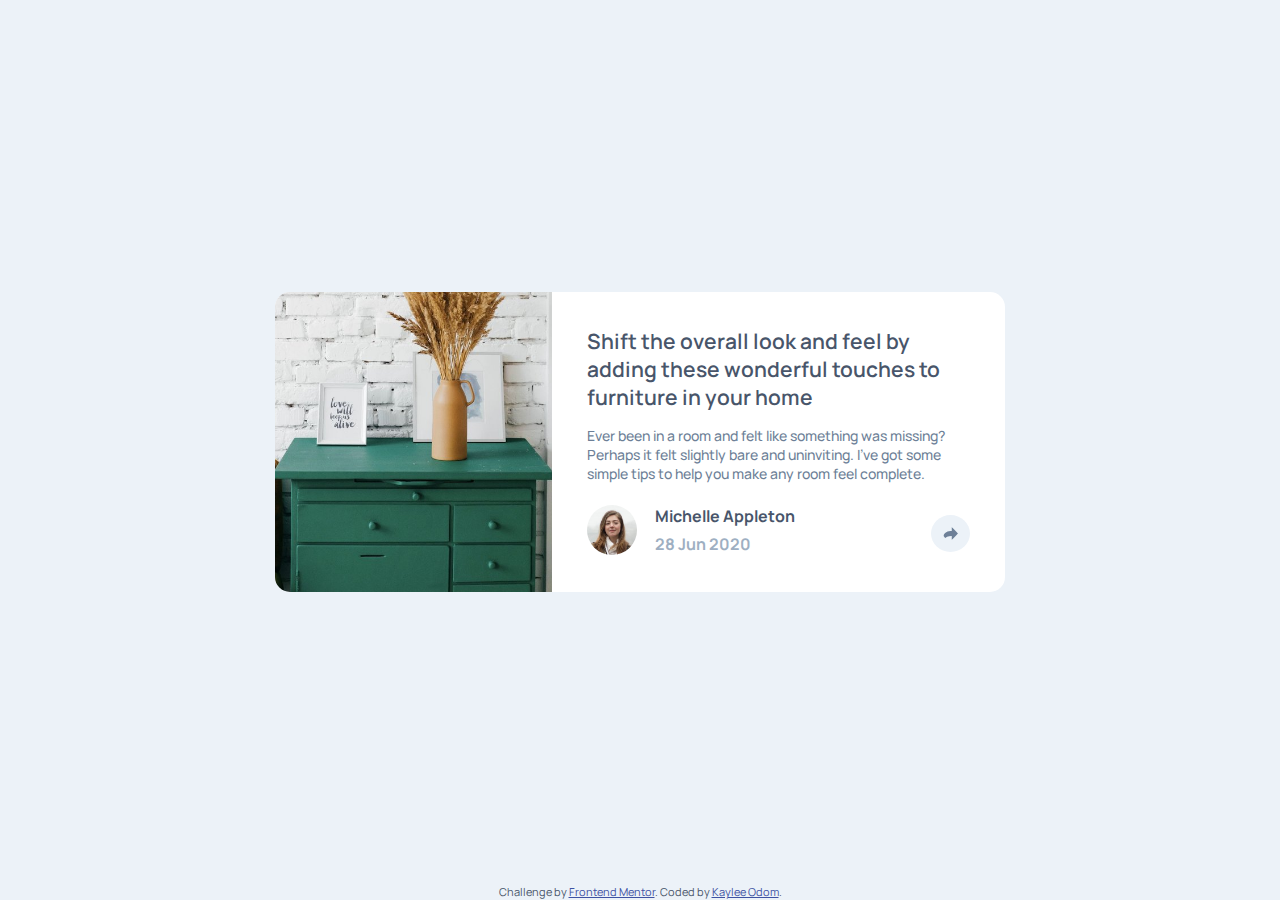
<file: index.html>
<!DOCTYPE html>
<html lang="en">
<head>
  <meta charset="UTF-8">
  <meta name="viewport" content="width=device-width, initial-scale=1.0"> <!-- displays site properly based on user's device -->

  <link rel="preconnect" href="https://fonts.googleapis.com">
  <link rel="preconnect" href="https://fonts.gstatic.com" crossorigin>
  <link href="https://fonts.googleapis.com/css2?family=Comfortaa:wght@300..700&family=Manrope:wght@200..800&display=swap" rel="stylesheet">
  <link rel="icon" type="image/png" sizes="32x32" href="./images/favicon-32x32.png">
  <link rel="stylesheet" href="style.css">
  
  
  <title>Frontend Mentor | Article preview component</title>

  <!-- Feel free to remove these styles or customise in your own stylesheet 👍 -->
  <style>
    .attribution { font-size: 11px; text-align: center; }
    .attribution a { color: hsl(228, 45%, 44%); }
  </style>
</head>
<body>
  <div class="container">
    <div class="card">
      <!--Main container that holds the image and then the other side-->
      <div class="image-container">
        <img src="images/drawers.jpg" alt="Main pic">
      </div>
  
      <div class="text-container">
      <!--Second container for the right section-->
        <h2 class="main">
          Shift the overall look and feel by adding these wonderful 
          touches to furniture in your home
        </h2>
        <p class="paragraph">
          Ever been in a room and felt like something was missing? Perhaps 
          it felt slightly bare and uninviting. I’ve got some simple tips 
          to help you make any room feel complete.
        </p>

        <div class="profile-info" id="profile-info-container">
          <div class="headshot-container">
            <img src="images/avatar-michelle.jpg" alt="profile">
            <div class="description">
              <h1 class="name">Michelle Appleton</h1>
              <h2 class="date">28 Jun 2020</h2>
            </div>
          </div>
          <a href="#" class="image" id="show-share-block-button"><img src="images/icon-share.svg" alt="share btn"></a>
          <!-- <a href="#" class="back-btn hidden" id="hide-share-block-button"><img src="images/icon-share-white.svg" alt="share btn"></a> -->
        </div>
  
        <div class="share-container hidden" id="share-container">
          <div class="share-link">
            <span class="share">SHARE</span>
            <a href=""><img src="images/icon-facebook.svg"></a>
            <a href=""><img src="images/icon-twitter.svg"></a>
            <a href=""><img src="images/icon-pinterest.svg"></a>
          </div>
          <a href="#" class="back-btn" id="hide-share-block-button"><img src="images/icon-share-white.svg" alt="share btn"></a>
        </div>
      </div>
    </div>
  </div>
  
  <div class="attribution">
    Challenge by <a href="https://www.frontendmentor.io?ref=challenge" target="_blank">Frontend Mentor</a>. 
    Coded by <a href="#">Kaylee Odom</a>.
  </div>


  <script src="main.js"></script>
</body>
</html>
</file>
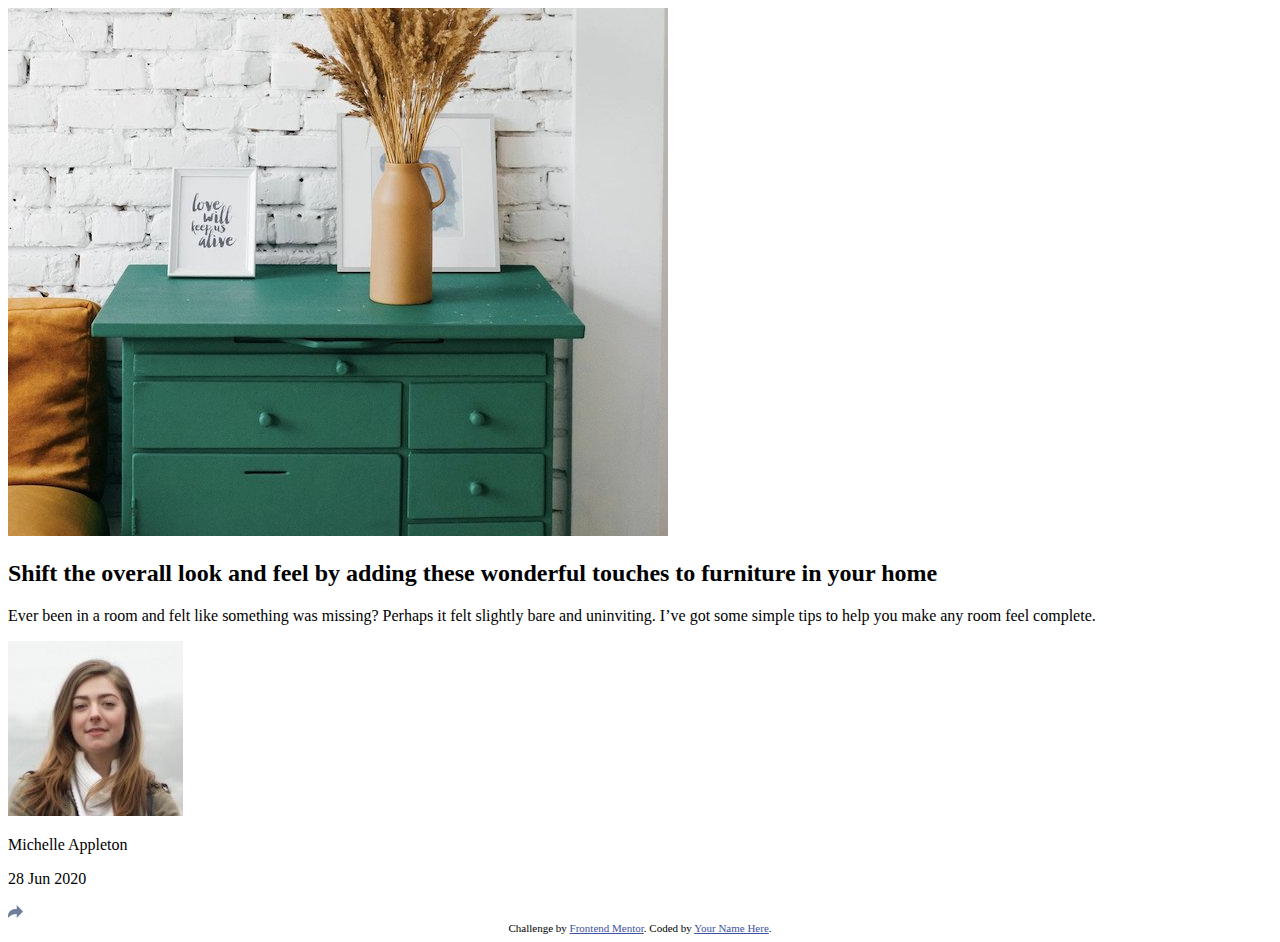
<file: index-done.html>
<!DOCTYPE html>
<html lang="en">
  <head>
    <meta charset="UTF-8" />
    <meta name="viewport" content="width=device-width, initial-scale=1.0" />
    <!-- displays site properly based on user's device -->

    <link
      rel="icon"
      type="image/png"
      sizes="32x32"
      href="./images/favicon-32x32.png"
    />

    <title>Frontend Mentor | Article preview component</title>

    <!-- Feel free to remove these styles or customise in your own stylesheet 👍 -->
    <style>
      .attribution {
        font-size: 11px;
        text-align: center;
      }
      .attribution a {
        color: hsl(228, 45%, 44%);
      }
    </style>
  </head>
  <body>
    <div class="card">
      <div class="image-container">
        <img src="images/drawers.jpg" alt="" srcset="" />
      </div>

      <div class="text-container">
        <h2>
          Shift the overall look and feel by adding these wonderful touches to
          furniture in your home
        </h2>

        <p>
          Ever been in a room and felt like something was missing? Perhaps it
          felt slightly bare and uninviting. I’ve got some simple tips to help
          you make any room feel complete.
        </p>

        <div class="person-info">
          <div class="image-text-container">
            <img src="images/avatar-michelle.jpg" alt="" />
            <div class="name-container">
              <p>Michelle Appleton</p>
              <p>28 Jun 2020</p>
            </div>
          </div>

          <a href="#"> <img src="images/icon-share.svg" alt="" /> </a>
        </div>
      </div>
    </div>

    <div class="attribution">
      Challenge by
      <a href="https://www.frontendmentor.io?ref=challenge" target="_blank"
        >Frontend Mentor</a
      >. Coded by <a href="#">Your Name Here</a>.
    </div>
  </body>
</html>
</file>
<file: style.css>
:root{
    --primary-800: hsl(217,19%,35%);
    --primary-500: hsl(214, 17%, 51%);
    --primary-300: hsl(212, 23%, 69%);
    --primary-100: hsl(210, 46%, 95%)

}

* {
    margin: 0;
    padding: 0;
    box-sizing: border-box;
}

img {
    max-width: 100%;
    max-height: 100%;
}

body {
    color: var(--primary-800);
    font-family: Manrope, sans-serif;
    background-color: var(--primary-100);
}

.hidden {
    display: none !important;
}

.container {
    display: flex;
    flex-direction: column;
    justify-content: center;
    align-items: center;
    /* min-height: 100vh; */
    min-height: calc(100vh - 16px);
}

.card {
    display: flex;
    /* max-width: 730px; */
    background-color: white;
    max-width: 730px;
    border-radius: 15px;
    overflow: hidden;
}

.image-container {
    flex: 0.38;
}

.image-container img {
    width: 100%;
    height: 100%;
    object-fit: cover;
}

.text-container {
    display: flex;
    flex-direction: column;
    flex: 0.62;
    justify-content: space-evenly;
    /* padding: 30px; */

}

.main {
    font-weight: 700;
    color: var(--primary-800);
    font-size: 21px;
    padding: 35px 35px 15px 35px;
    font-weight: 600;
}

.paragraph {
    font-weight: 500;
    font-size: 14px;
    padding: 0px 35px 20px 35px;
    color: var(--primary-500);
    font-weight: semi-bold;
}

.profile-info {
    display: flex;
    text-wrap: wrap;
    justify-content: space-between;
    align-items: center;
    padding: 0px 35px 35px 35px;
}

.profile-info .image {
    cursor: pointer;
}

.headshot-container {
    display: flex;
    flex-direction: row;
    align-items: center;
}

.profile-info .image.active img {
    content: url(images/icon-share-white.svg);
    background-color: var(--primary-500);
}


@media only screen and (min-width:801px) {
    .share-container .back-btn {
        display: none;
    }

    .share-container {
        display: flex;
        justify-content: center;
        position: absolute;
        transform: translate(70%, -45%);
        align-items: center;
        padding: 15px;
        background-color: var(--primary-800);
        color: white;
        top: 50%;
        left:50%;
        border-radius: 10px;
        width: 260px;
    }
}


.description {
    padding-left: 18px;
}

.name {
    font-weight: 700;
    font-size: 16px;
    padding-bottom: 6px;
    font-weight: bold;
}

.date  {
    font-weight: 500;
    font-size: 16px;
    color: var(--primary-300);
    font-weight: bold;
}

.headshot-container img {
    border-radius: 50%;
    width: 15%;
    height: auto;
}

.image {
    padding-top: 12px;
}

.image img {
    background-color: var(--primary-100);
    border-radius: 50%;
    padding: 12px;
}

.share {
    color: var(--primary-300);
}

.share-link {
    letter-spacing: 5px;
    font-size: 18px;
    padding-left: 15px;
}

.share-link a {
    padding-left: 6px;
}

/* .share-link img {
    width: 25px;
    height: 25px;
} */

@media only screen and (max-width:800px) {

    .container {
        padding: 30px 0;
    }

    .card {
        flex-direction: column;
        max-width: 470px;
        width: 100%;
    }

    .image-container img{
        width: 100%;
        height: 280px;
    }

    .main {
        font-size: 24px;
    }

    .paragraph {
        font-size: 22px;
        padding: 0px 35px 22px 35px;
    }

    .headshot-container {
        padding-top: 15px;
        align-items: center;
    }

    .share-container{
        background-color: var(--primary-800);
        display: flex;
        flex-direction: row;
        justify-content:space-between;
        align-items: center;
        padding: 16px;
    }

    .back-btn img{
        background-color: var(--primary-500);
        border-radius: 50%;
        padding: 12px;
    }

    .image {
        padding-top: 26px;
    }
}
</file>
